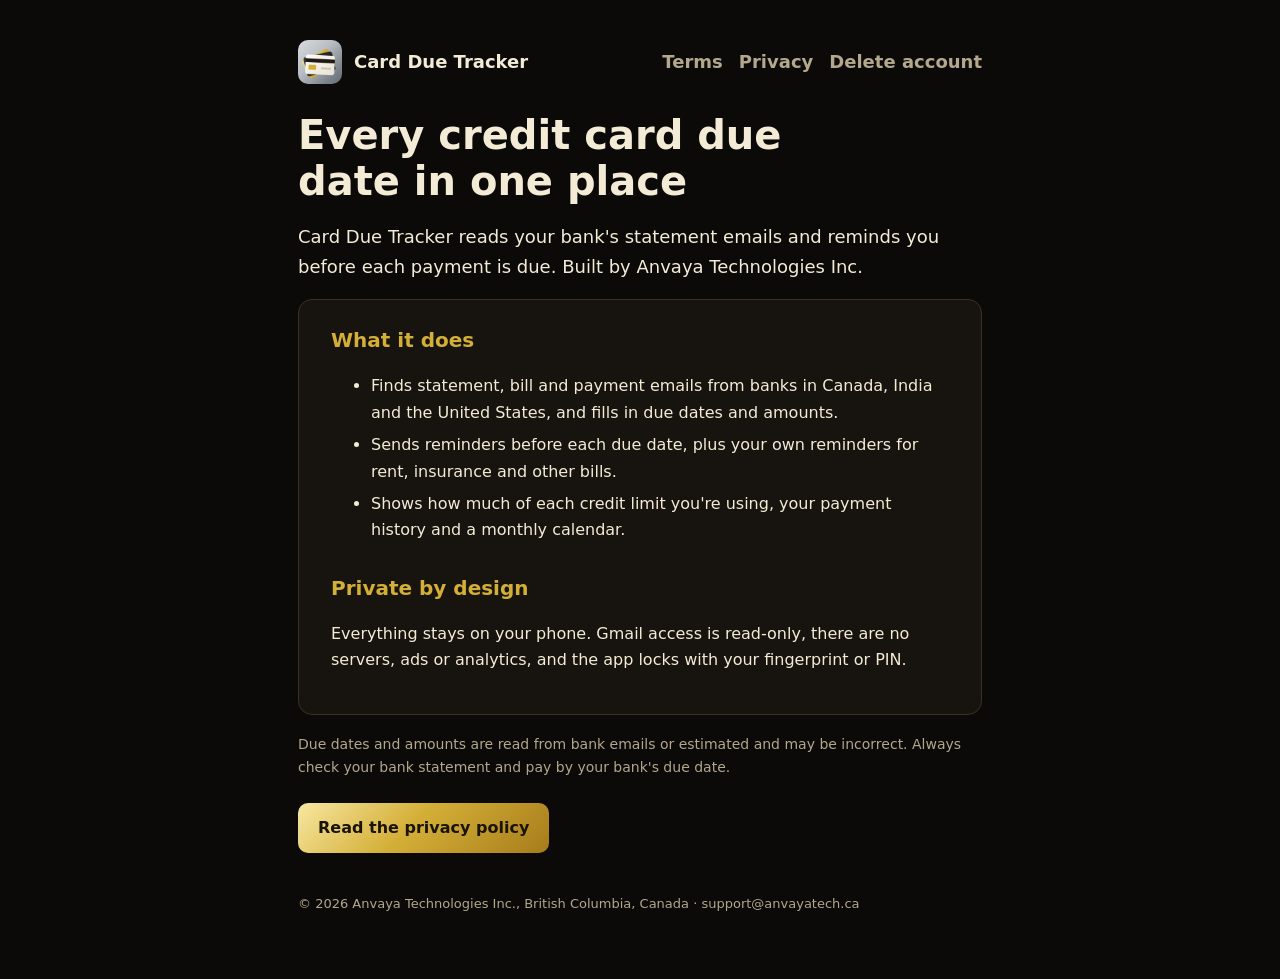
<file: index.html>
<!doctype html><html lang="en"><head><meta charset="utf-8"><meta name="viewport" content="width=device-width,initial-scale=1">
<title>Card Due Tracker</title><link rel="stylesheet" href="/style.css"><link rel="icon" href="/icon.png"></head><body><main>
<header><img src="/icon.png" alt=""><a href="/">Card Due Tracker</a><nav><a href="/terms">Terms</a><a href="/privacy">Privacy</a><a href="/delete-account">Delete account</a></nav></header>
<h1>Every credit card due date in one place</h1>
<p class="lead">Card Due Tracker reads your bank's statement emails and reminds you before each payment is due. Built by Anvaya Technologies Inc.</p>
<div class="card">
<h2>What it does</h2>
<ul>
<li>Finds statement, bill and payment emails from banks in Canada, India and the United States, and fills in due dates and amounts.</li>
<li>Sends reminders before each due date, plus your own reminders for rent, insurance and other bills.</li>
<li>Shows how much of each credit limit you're using, your payment history and a monthly calendar.</li>
</ul>
<h2>Private by design</h2>
<p>Everything stays on your phone. Gmail access is read-only, there are no servers, ads or analytics, and the app locks with your fingerprint or PIN.</p>
</div>
<p class="meta" style="margin-top:18px">Due dates and amounts are read from bank emails or estimated and may be incorrect. Always check your bank statement and pay by your bank's due date.</p>
<p style="margin-top:24px"><a class="btn" href="/privacy">Read the privacy policy</a></p>
<footer>© 2026 Anvaya Technologies Inc., British Columbia, Canada · support@anvayatech.ca</footer></main></body></html>
</file>
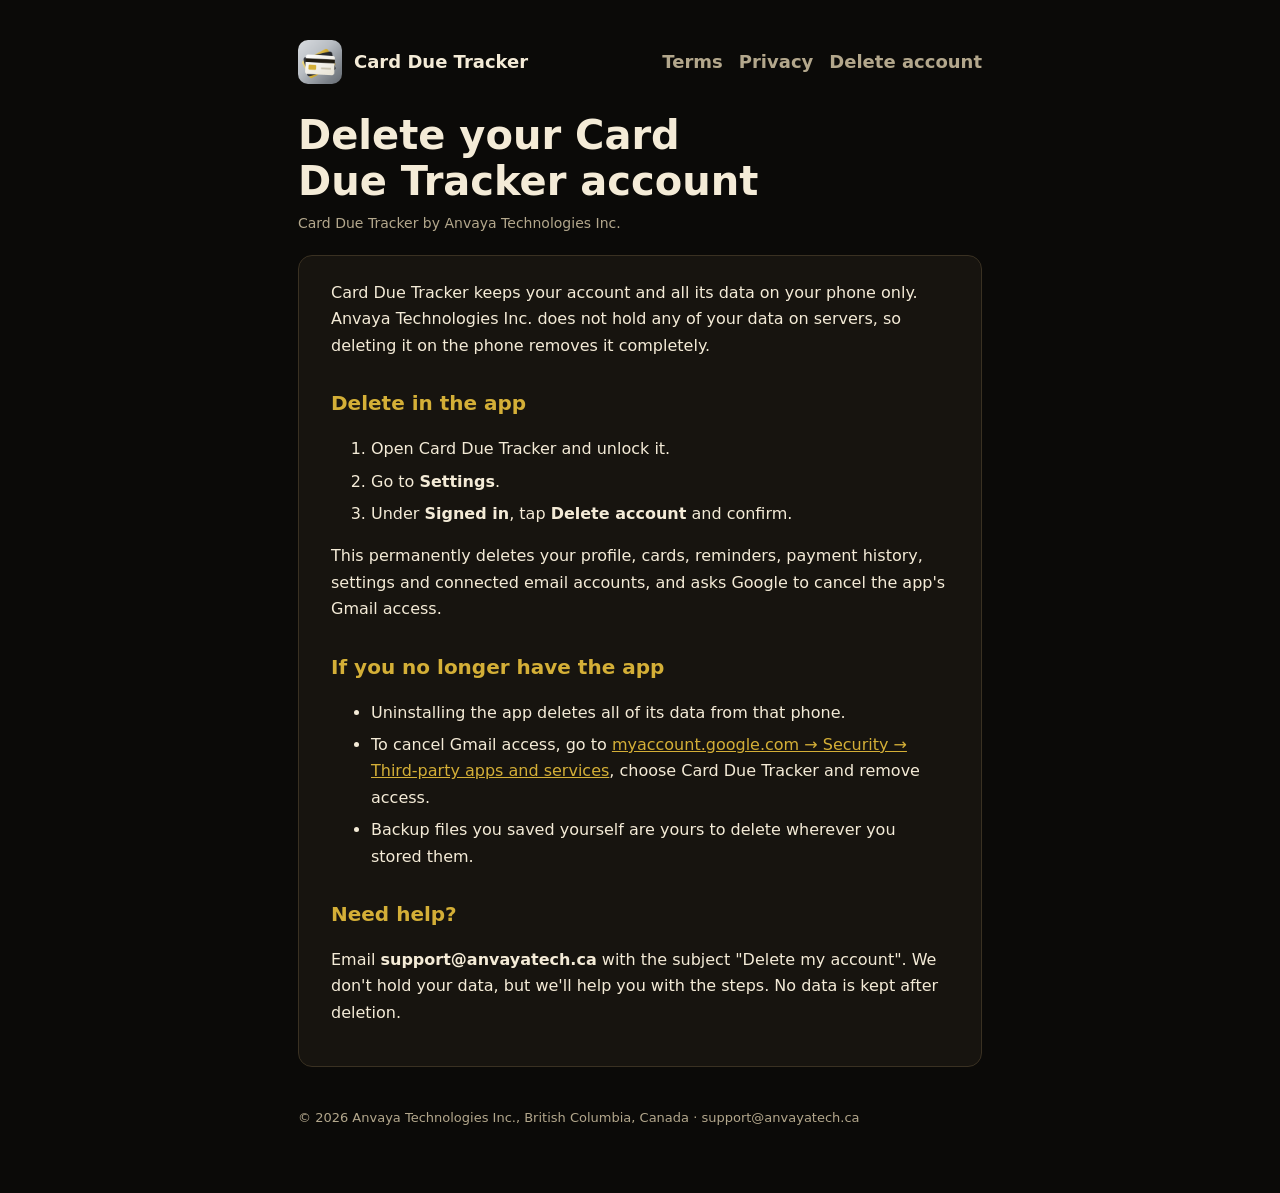
<file: delete-account/index.html>
<!doctype html><html lang="en"><head><meta charset="utf-8"><meta name="viewport" content="width=device-width,initial-scale=1">
<title>Delete your account · Card Due Tracker</title><link rel="stylesheet" href="/style.css"><link rel="icon" href="/icon.png"></head><body><main>
<header><img src="/icon.png" alt=""><a href="/">Card Due Tracker</a><nav><a href="/terms">Terms</a><a href="/privacy">Privacy</a><a href="/delete-account">Delete account</a></nav></header>
<h1>Delete your Card Due Tracker account</h1>
<p class="meta">Card Due Tracker by Anvaya Technologies Inc.</p>
<div class="card">
<p>Card Due Tracker keeps your account and all its data on your phone only. Anvaya Technologies Inc. does not hold any of your data on servers, so deleting it on the phone removes it completely.</p>
<h2>Delete in the app</h2>
<ol>
<li>Open Card Due Tracker and unlock it.</li>
<li>Go to <b>Settings</b>.</li>
<li>Under <b>Signed in</b>, tap <b>Delete account</b> and confirm.</li>
</ol>
<p>This permanently deletes your profile, cards, reminders, payment history, settings and connected email accounts, and asks Google to cancel the app's Gmail access.</p>
<h2>If you no longer have the app</h2>
<ul>
<li>Uninstalling the app deletes all of its data from that phone.</li>
<li>To cancel Gmail access, go to <a href="https://myaccount.google.com/connections">myaccount.google.com → Security → Third-party apps and services</a>, choose Card Due Tracker and remove access.</li>
<li>Backup files you saved yourself are yours to delete wherever you stored them.</li>
</ul>
<h2>Need help?</h2>
<p>Email <b>support@anvayatech.ca</b> with the subject "Delete my account". We don't hold your data, but we'll help you with the steps. No data is kept after deletion.</p>
</div>
<footer>© 2026 Anvaya Technologies Inc., British Columbia, Canada · support@anvayatech.ca</footer></main></body></html>
</file>
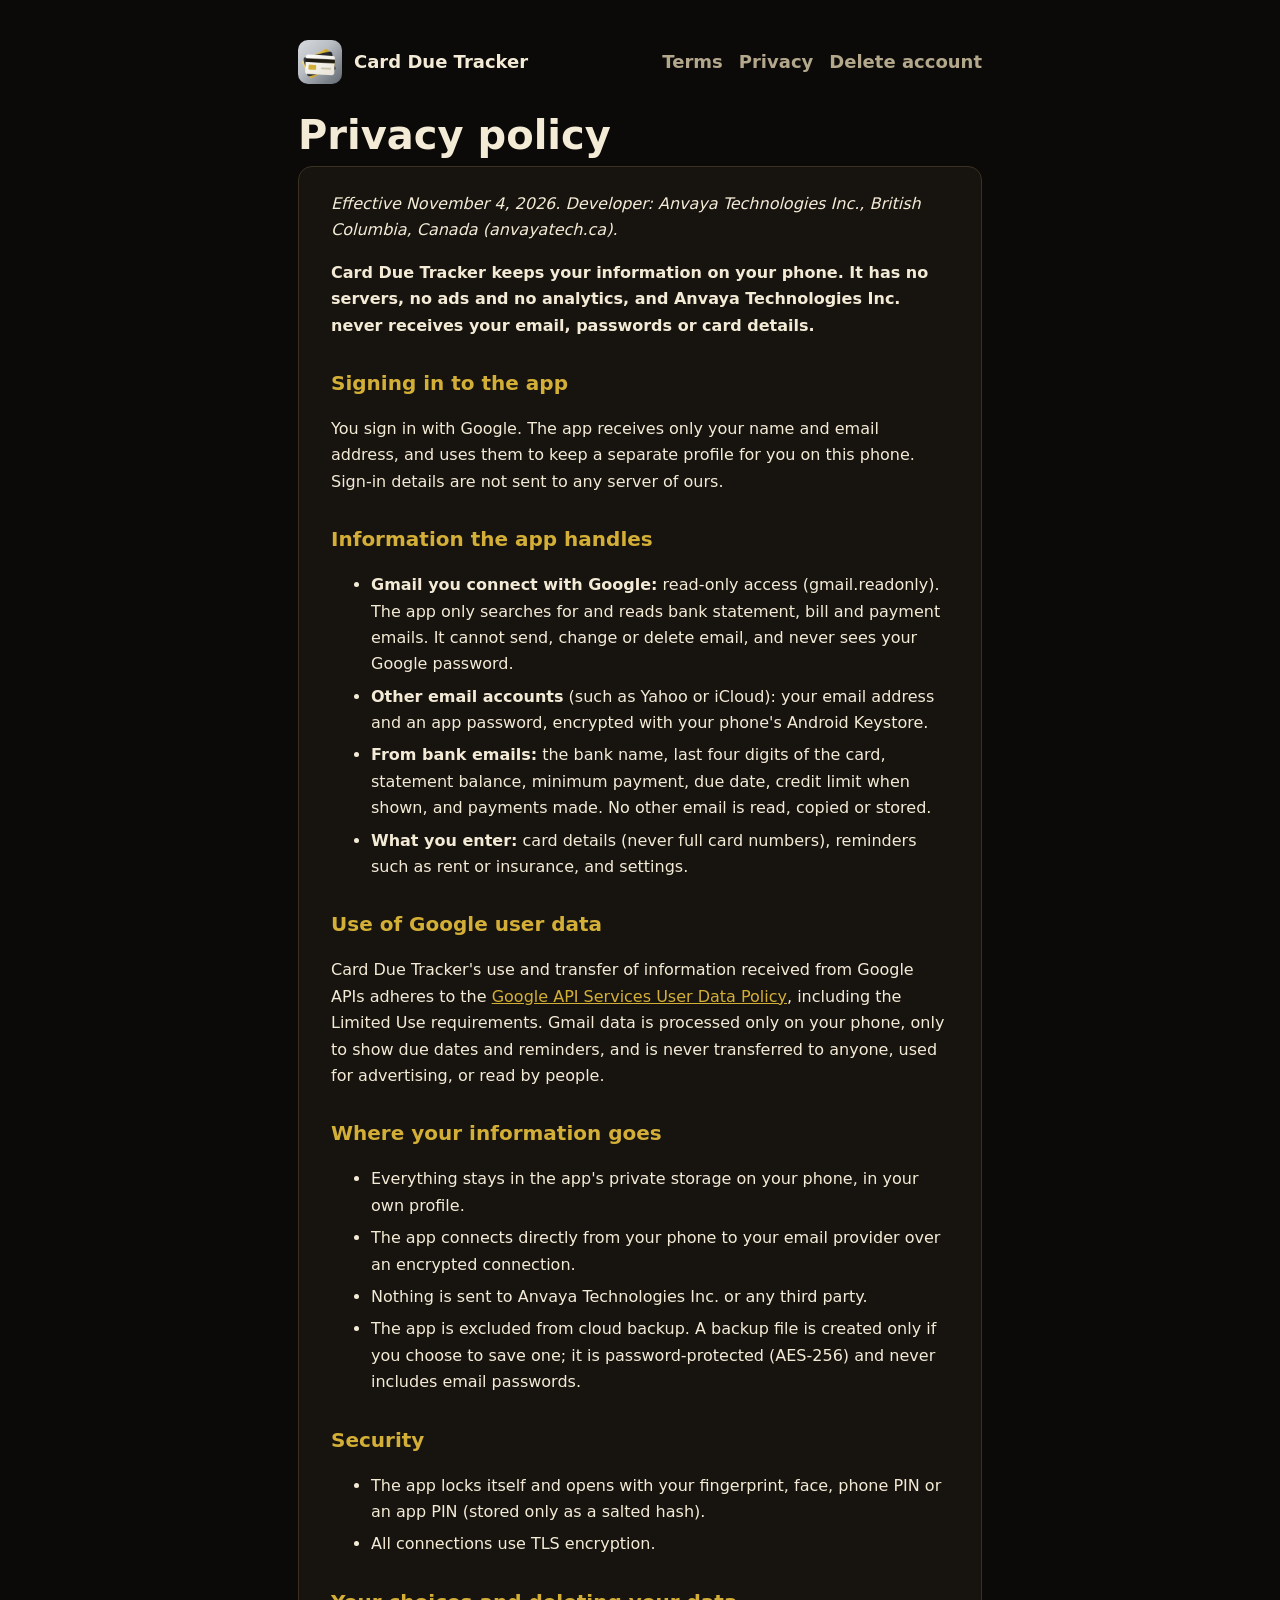
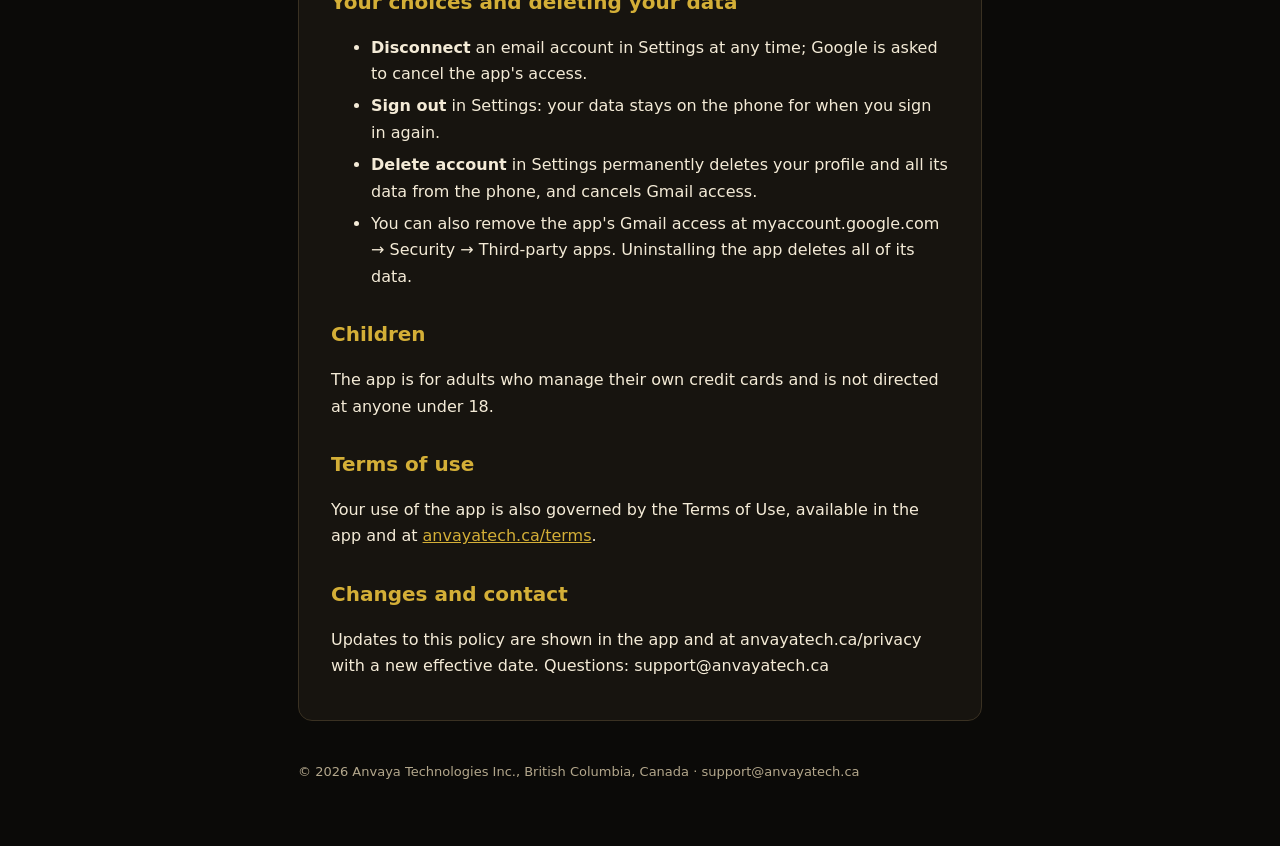
<file: privacy/index.html>
<!doctype html><html lang="en"><head><meta charset="utf-8"><meta name="viewport" content="width=device-width,initial-scale=1">
<title>Privacy policy · Card Due Tracker</title><link rel="stylesheet" href="/style.css"><link rel="icon" href="/icon.png"></head><body><main>
<header><img src="/icon.png" alt=""><a href="/">Card Due Tracker</a><nav><a href="/terms">Terms</a><a href="/privacy">Privacy</a><a href="/delete-account">Delete account</a></nav></header>
<h1>Privacy policy</h1>
<div class="card">
<p><i>Effective November 4, 2026. Developer: Anvaya Technologies Inc., British Columbia, Canada (anvayatech.ca).</i></p>
<p><b>Card Due Tracker keeps your information on your phone. It has no servers, no ads and no analytics, and Anvaya Technologies Inc. never receives your email, passwords or card details.</b></p>

<h2>Signing in to the app</h2>
<p>You sign in with Google. The app receives only your name and email address, and uses them to keep a separate profile for you on this phone. Sign-in details are not sent to any server of ours.</p>

<h2>Information the app handles</h2>
<ul>
<li><b>Gmail you connect with Google:</b> read-only access (gmail.readonly). The app only searches for and reads bank statement, bill and payment emails. It cannot send, change or delete email, and never sees your Google password.</li>
<li><b>Other email accounts</b> (such as Yahoo or iCloud): your email address and an app password, encrypted with your phone's Android Keystore.</li>
<li><b>From bank emails:</b> the bank name, last four digits of the card, statement balance, minimum payment, due date, credit limit when shown, and payments made. No other email is read, copied or stored.</li>
<li><b>What you enter:</b> card details (never full card numbers), reminders such as rent or insurance, and settings.</li>
</ul>

<h2>Use of Google user data</h2>
<p>Card Due Tracker's use and transfer of information received from Google APIs adheres to the <a href="https://developers.google.com/terms/api-services-user-data-policy">Google API Services User Data Policy</a>, including the Limited Use requirements. Gmail data is processed only on your phone, only to show due dates and reminders, and is never transferred to anyone, used for advertising, or read by people.</p>

<h2>Where your information goes</h2>
<ul>
<li>Everything stays in the app's private storage on your phone, in your own profile.</li>
<li>The app connects directly from your phone to your email provider over an encrypted connection.</li>
<li>Nothing is sent to Anvaya Technologies Inc. or any third party.</li>
<li>The app is excluded from cloud backup. A backup file is created only if you choose to save one; it is password-protected (AES-256) and never includes email passwords.</li>
</ul>

<h2>Security</h2>
<ul>
<li>The app locks itself and opens with your fingerprint, face, phone PIN or an app PIN (stored only as a salted hash).</li>
<li>All connections use TLS encryption.</li>
</ul>

<h2>Your choices and deleting your data</h2>
<ul>
<li><b>Disconnect</b> an email account in Settings at any time; Google is asked to cancel the app's access.</li>
<li><b>Sign out</b> in Settings: your data stays on the phone for when you sign in again.</li>
<li><b>Delete account</b> in Settings permanently deletes your profile and all its data from the phone, and cancels Gmail access.</li>
<li>You can also remove the app's Gmail access at myaccount.google.com &rarr; Security &rarr; Third-party apps. Uninstalling the app deletes all of its data.</li>
</ul>

<h2>Children</h2>
<p>The app is for adults who manage their own credit cards and is not directed at anyone under 18.</p>

<h2>Terms of use</h2>
<p>Your use of the app is also governed by the Terms of Use, available in the app and at <a href="/terms">anvayatech.ca/terms</a>.</p>

<h2>Changes and contact</h2>
<p>Updates to this policy are shown in the app and at anvayatech.ca/privacy with a new effective date. Questions: support@anvayatech.ca</p>

</div>
<footer>© 2026 Anvaya Technologies Inc., British Columbia, Canada · support@anvayatech.ca</footer></main></body></html>
</file>
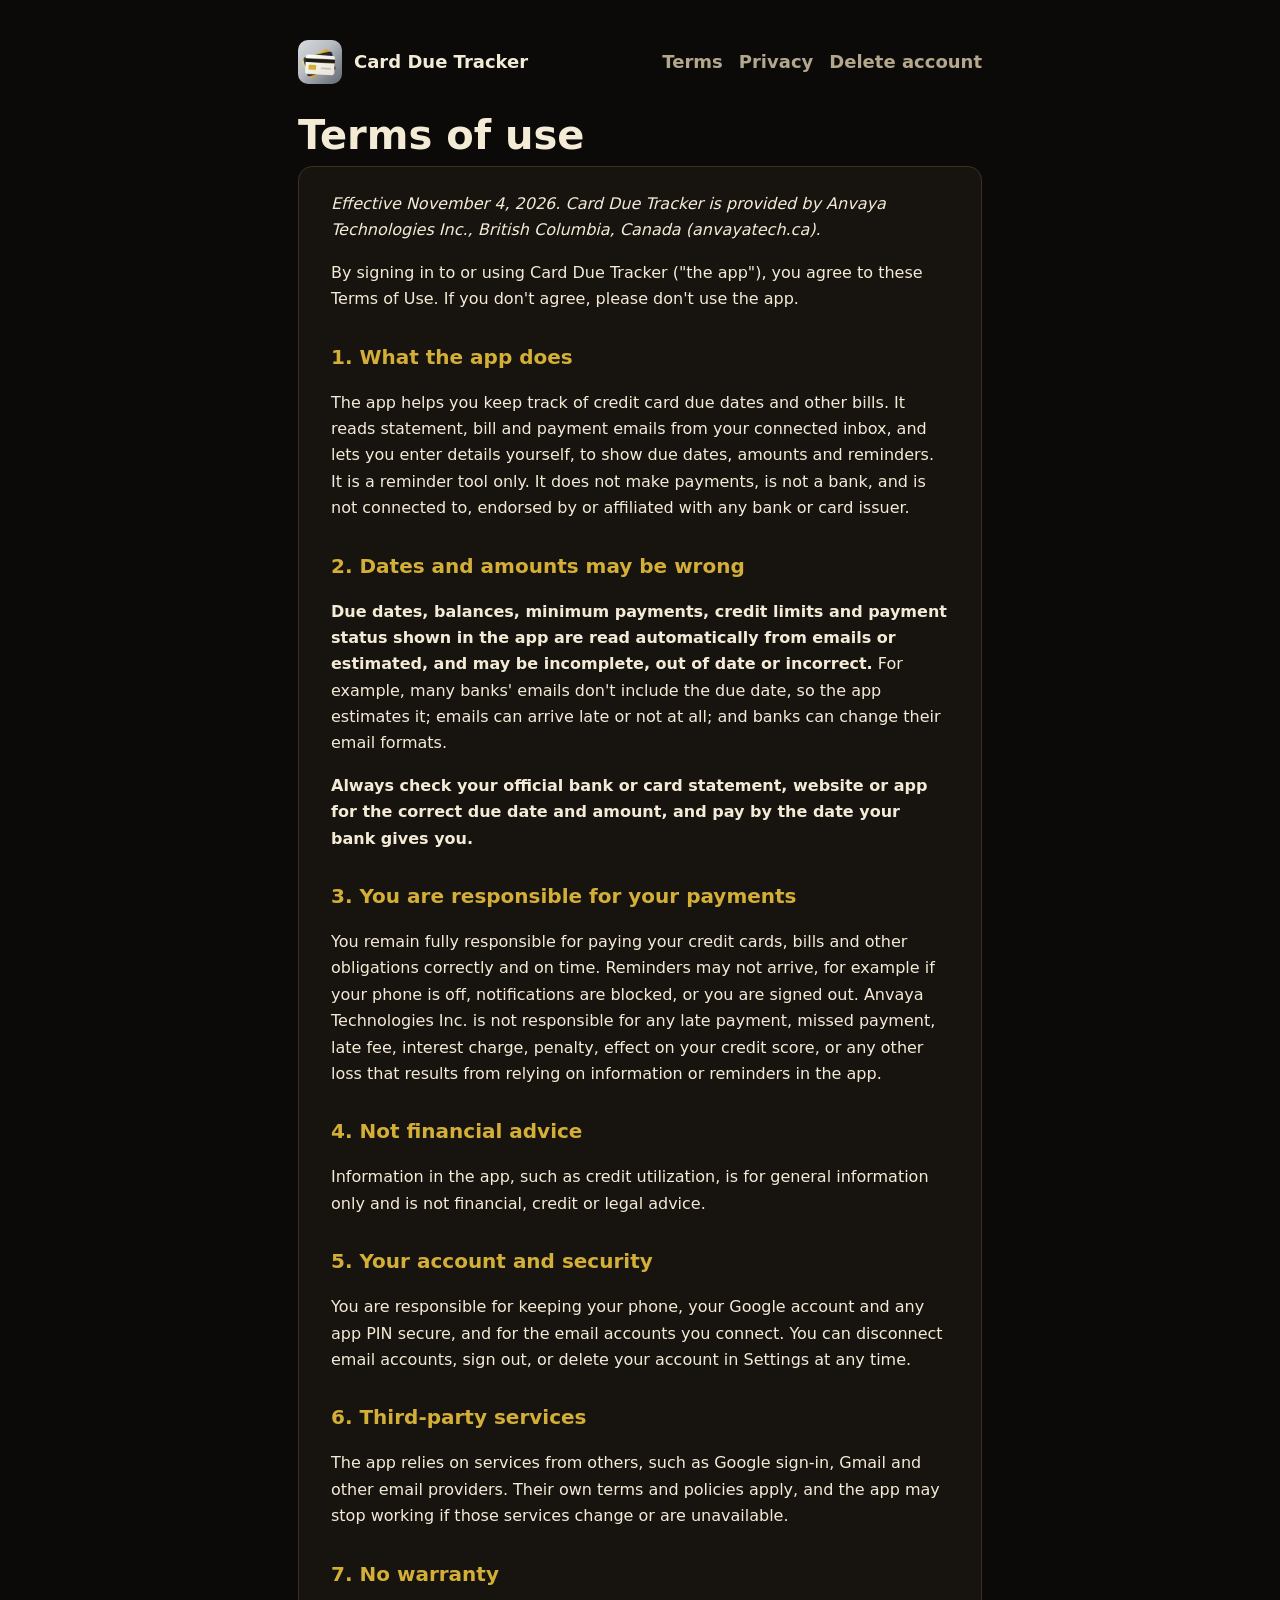
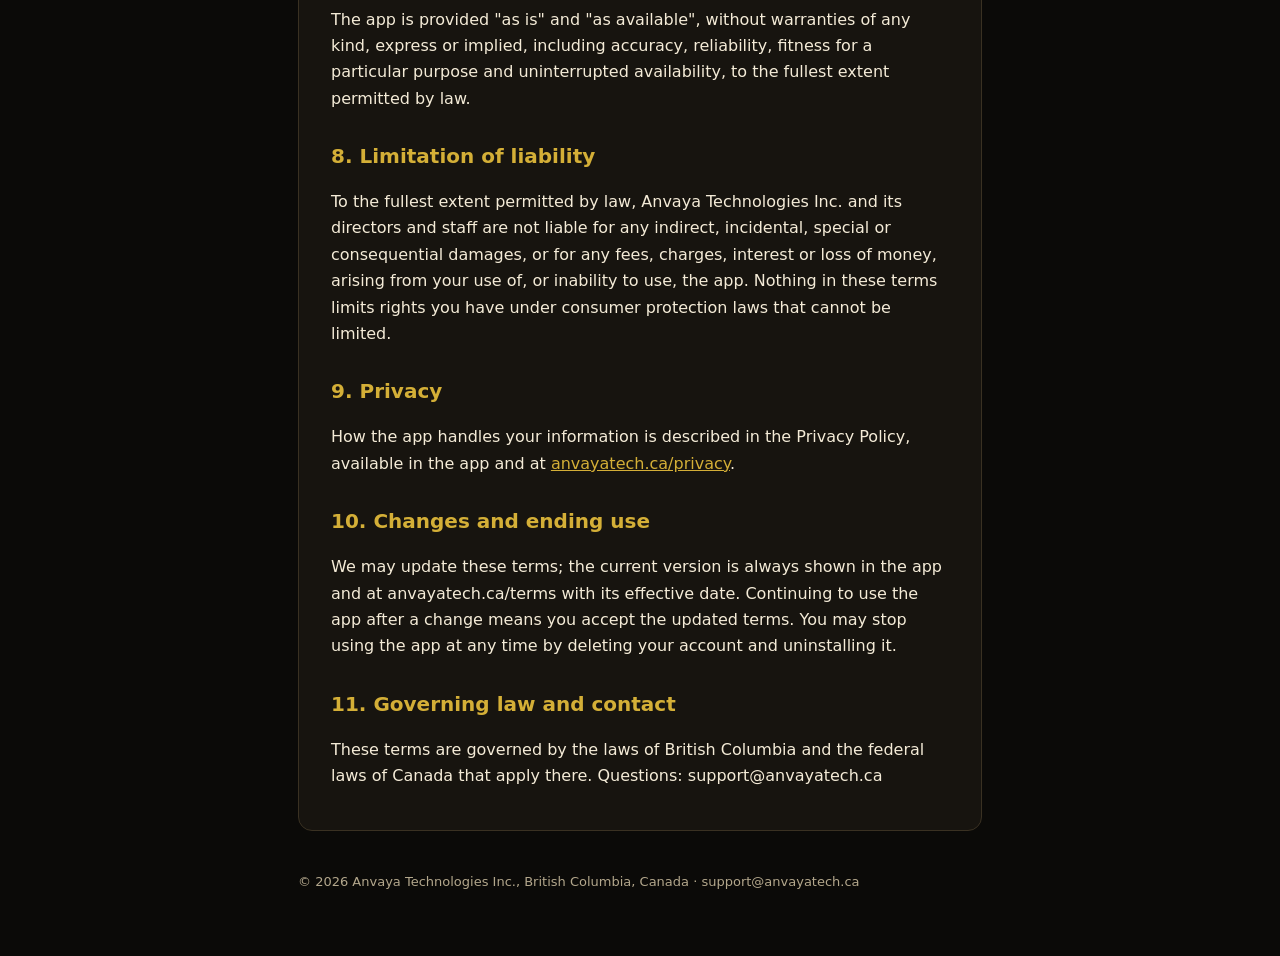
<file: terms/index.html>
<!doctype html><html lang="en"><head><meta charset="utf-8"><meta name="viewport" content="width=device-width,initial-scale=1">
<title>Terms of use · Card Due Tracker</title><link rel="stylesheet" href="/style.css"><link rel="icon" href="/icon.png"></head><body><main>
<header><img src="/icon.png" alt=""><a href="/">Card Due Tracker</a><nav><a href="/terms">Terms</a><a href="/privacy">Privacy</a><a href="/delete-account">Delete account</a></nav></header>
<h1>Terms of use</h1>
<div class="card">
<p><i>Effective November 4, 2026. Card Due Tracker is provided by Anvaya Technologies Inc., British Columbia, Canada (anvayatech.ca).</i></p>
<p>By signing in to or using Card Due Tracker ("the app"), you agree to these Terms of Use. If you don't agree, please don't use the app.</p>

<h2>1. What the app does</h2>
<p>The app helps you keep track of credit card due dates and other bills. It reads statement, bill and payment emails from your connected inbox, and lets you enter details yourself, to show due dates, amounts and reminders. It is a reminder tool only. It does not make payments, is not a bank, and is not connected to, endorsed by or affiliated with any bank or card issuer.</p>

<h2>2. Dates and amounts may be wrong</h2>
<p><b>Due dates, balances, minimum payments, credit limits and payment status shown in the app are read automatically from emails or estimated, and may be incomplete, out of date or incorrect.</b> For example, many banks' emails don't include the due date, so the app estimates it; emails can arrive late or not at all; and banks can change their email formats.</p>
<p><b>Always check your official bank or card statement, website or app for the correct due date and amount, and pay by the date your bank gives you.</b></p>

<h2>3. You are responsible for your payments</h2>
<p>You remain fully responsible for paying your credit cards, bills and other obligations correctly and on time. Reminders may not arrive, for example if your phone is off, notifications are blocked, or you are signed out. Anvaya Technologies Inc. is not responsible for any late payment, missed payment, late fee, interest charge, penalty, effect on your credit score, or any other loss that results from relying on information or reminders in the app.</p>

<h2>4. Not financial advice</h2>
<p>Information in the app, such as credit utilization, is for general information only and is not financial, credit or legal advice.</p>

<h2>5. Your account and security</h2>
<p>You are responsible for keeping your phone, your Google account and any app PIN secure, and for the email accounts you connect. You can disconnect email accounts, sign out, or delete your account in Settings at any time.</p>

<h2>6. Third-party services</h2>
<p>The app relies on services from others, such as Google sign-in, Gmail and other email providers. Their own terms and policies apply, and the app may stop working if those services change or are unavailable.</p>

<h2>7. No warranty</h2>
<p>The app is provided "as is" and "as available", without warranties of any kind, express or implied, including accuracy, reliability, fitness for a particular purpose and uninterrupted availability, to the fullest extent permitted by law.</p>

<h2>8. Limitation of liability</h2>
<p>To the fullest extent permitted by law, Anvaya Technologies Inc. and its directors and staff are not liable for any indirect, incidental, special or consequential damages, or for any fees, charges, interest or loss of money, arising from your use of, or inability to use, the app. Nothing in these terms limits rights you have under consumer protection laws that cannot be limited.</p>

<h2>9. Privacy</h2>
<p>How the app handles your information is described in the Privacy Policy, available in the app and at <a href="/privacy">anvayatech.ca/privacy</a>.</p>

<h2>10. Changes and ending use</h2>
<p>We may update these terms; the current version is always shown in the app and at anvayatech.ca/terms with its effective date. Continuing to use the app after a change means you accept the updated terms. You may stop using the app at any time by deleting your account and uninstalling it.</p>

<h2>11. Governing law and contact</h2>
<p>These terms are governed by the laws of British Columbia and the federal laws of Canada that apply there. Questions: support@anvayatech.ca</p>

</div>
<footer>© 2026 Anvaya Technologies Inc., British Columbia, Canada · support@anvayatech.ca</footer></main></body></html>
</file>
<file: style.css>
:root{--bg:#0b0a08;--paper:#17140f;--ink:#f4ebd7;--muted:#b3a78c;--line:#3a3122;--gold:#d4af37}
*{box-sizing:border-box}
body{margin:0;background:var(--bg);color:var(--ink);font:16px/1.65 system-ui,-apple-system,"Segoe UI",Roboto,sans-serif}
main{max-width:720px;margin:0 auto;padding:40px 18px 64px}
header{display:flex;align-items:center;gap:12px;margin-bottom:28px}
header img{width:44px;height:44px;border-radius:10px}
header a{color:var(--ink);text-decoration:none;font-weight:700;font-size:18px}
nav{margin-left:auto;display:flex;gap:16px;font-size:14px}
nav a{color:var(--muted);text-decoration:none}
nav a:hover{color:var(--gold)}
h1{font-size:clamp(28px,5vw,40px);line-height:1.15;margin:0 0 8px;text-wrap:balance}
h2{font-size:20px;margin:28px 0 8px;color:var(--gold)}
.meta{color:var(--muted);font-size:14px;margin:0 0 20px}
.card{background:var(--paper);border:1px solid var(--line);border-radius:14px;padding:24px clamp(18px,4vw,32px)}
.lead{font-size:18px;color:var(--ink)}
.btn{display:inline-block;background:linear-gradient(135deg,#f7e7a1,#d4af37 45%,#a67c1b);color:#1a1408;font-weight:700;padding:12px 20px;border-radius:10px;text-decoration:none}
a{color:var(--gold)}
li+li{margin-top:6px}
footer{margin-top:40px;color:var(--muted);font-size:13px}
header{flex-wrap:wrap}
nav a{white-space:nowrap}
.card>:first-child{margin-top:0}
</file>
